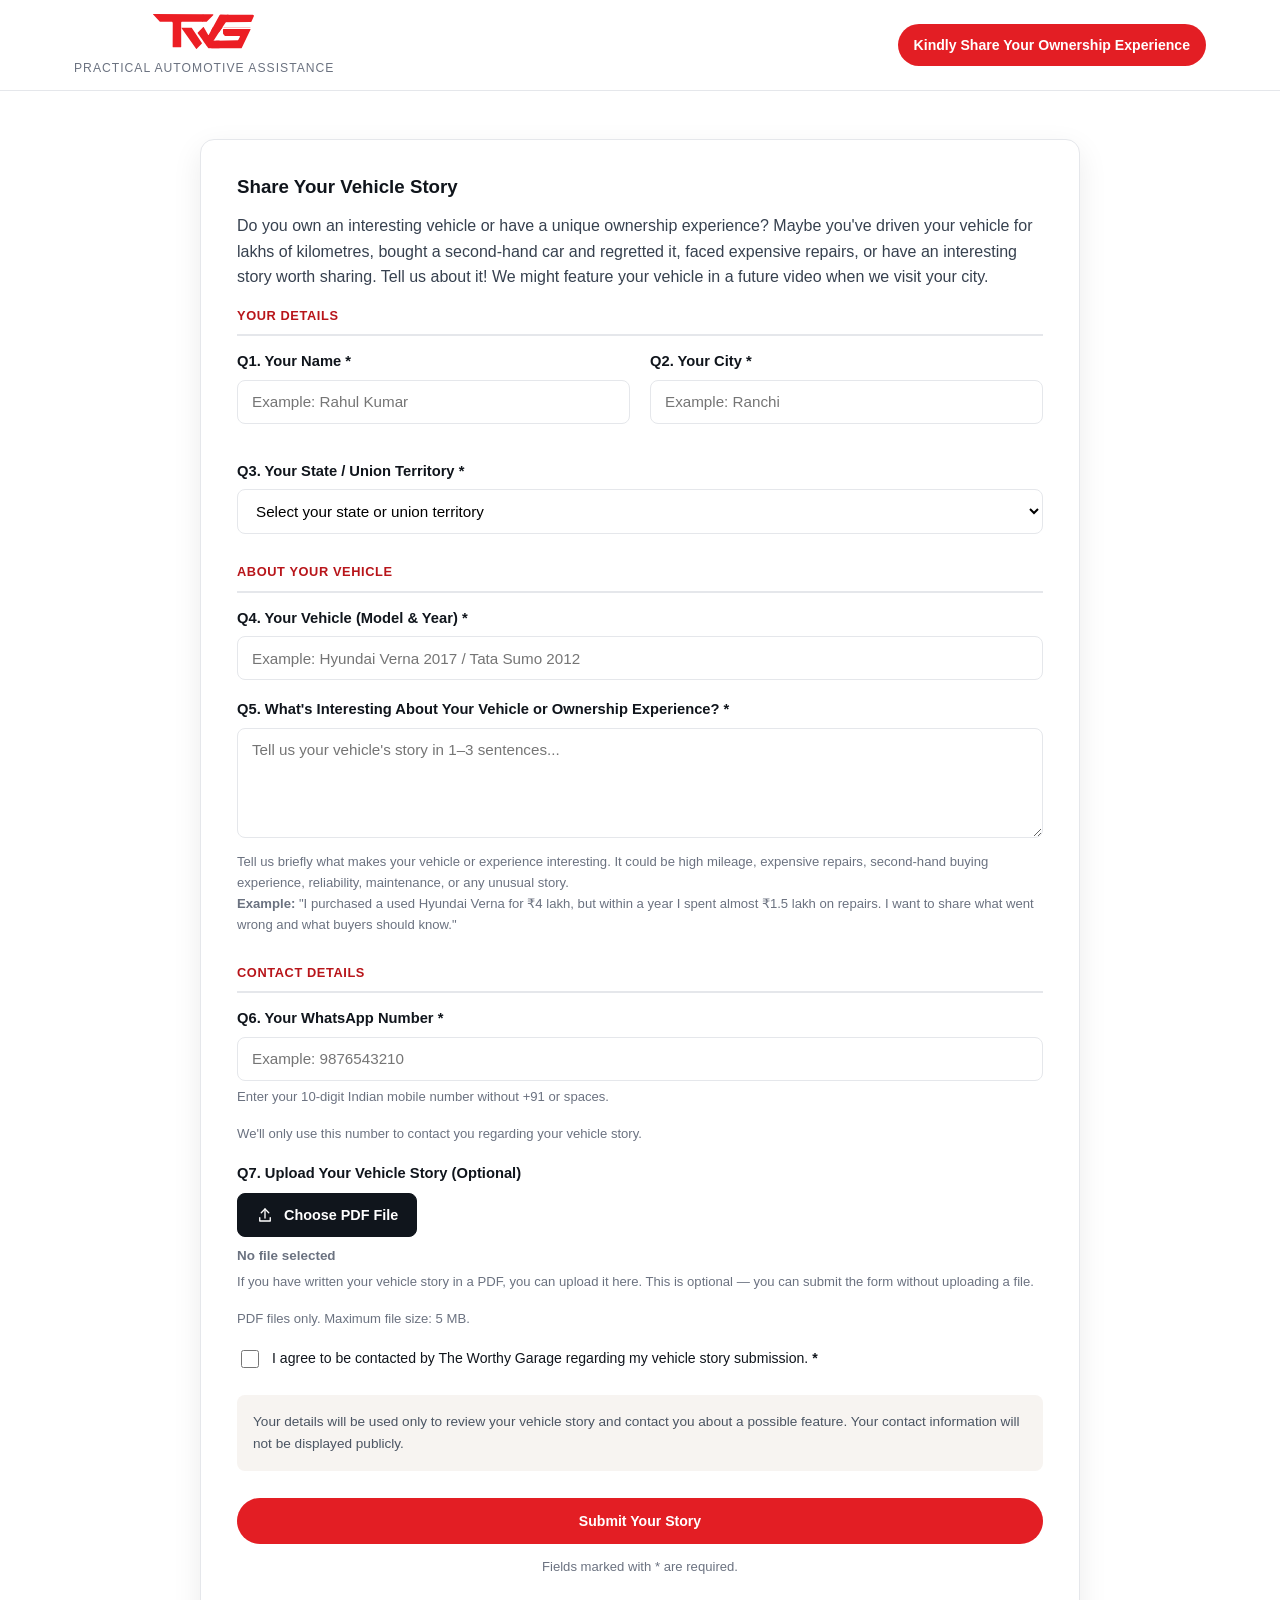
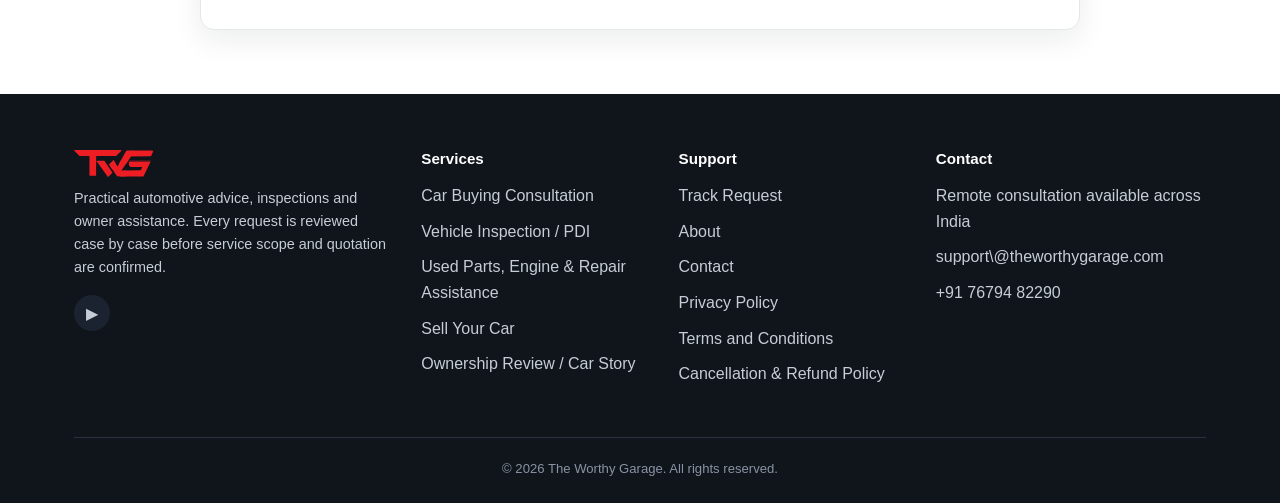
<file: index.html>
<!DOCTYPE html>

<html lang="en">

<head>

    <meta charset="UTF-8">

    <meta name="viewport" content="width=device-width, initial-scale=1.0">

    <meta name="theme-color" content="#10151C">
<!-- favicon -->
 <link rel="apple-touch-icon" sizes="180x180" href="fav/apple-touch-icon.png">
<link rel="icon" type="image/png" sizes="32x32" href="fav/favicon-32x32.png">
<link rel="icon" type="image/png" sizes="16x16" href="fav/favicon-16x16.png">
<link rel="manifest" href="fav/site.webmanifest">
<!-- favicon end -->
    <title>The Worthy Garage | Share Your Ownership Experience</title>

    <link rel="stylesheet" href="style.css">



    <style>

        /* Vehicle Story PDF upload — matched to the existing TWG form theme */

        .form-group .pdf-upload-control {

            margin-top: 4px;

        }



        .form-group .pdf-upload-input {

            position: absolute;

            width: 1px;

            height: 1px;

            padding: 0;

            margin: -1px;

            overflow: hidden;

            clip: rect(0, 0, 0, 0);

            white-space: nowrap;

            clip-path: inset(50%);

            border: 0;

        }



        .form-group .pdf-upload-button {

            display: inline-flex;

            align-items: center;

            justify-content: center;

            gap: 10px;

            min-height: 44px;

            padding: 11px 18px;

            margin: 2px 0 0;

            border: 1.5px solid var(--charcoal);

            border-radius: var(--radius-sm);

            background: var(--charcoal);

            color: var(--white);

            font-family: var(--font);

            font-size: 0.9rem;

            font-weight: 600;

            line-height: 1.3;

            cursor: pointer;

            transition: background .2s ease, border-color .2s ease,

                        box-shadow .2s ease, transform .2s ease;

        }



        .form-group .pdf-upload-button:hover {

            background: var(--red);

            border-color: var(--red);

            box-shadow: 0 5px 14px rgba(227, 30, 36, .16);

            transform: translateY(-1px);

        }



        .form-group .pdf-upload-button:active {

            transform: translateY(0);

        }



        .form-group .pdf-upload-button svg {

            width: 18px;

            height: 18px;

            flex: 0 0 18px;

            fill: none;

            stroke: currentColor;

            stroke-width: 1.8;

            stroke-linecap: round;

            stroke-linejoin: round;

        }



        .form-group .pdf-upload-input:focus-visible + .pdf-upload-button {

            outline: 3px solid rgba(227, 30, 36, .22);

            outline-offset: 3px;

        }



        .form-group .pdf-file-name {

            display: block;

            margin-top: 9px;

            color: var(--grey);

            font-size: .84rem;

            line-height: 1.5;

            overflow-wrap: anywhere;

        }



        .form-group .pdf-file-name.has-file {

            color: #177245;

            font-weight: 600;

        }



        @media (max-width: 700px) {

            .form-group .pdf-upload-button {

                width: 100%;

                justify-content: center;

            }

        }

    </style>



</head>



<body>

    <header class="site-header">

        <div class="container header-inner">

            <a href="" class="logo">

                <img src="TWG_logo.svg" alt="The Worthy Garage" class="logo-img">

                <span>PRACTICAL AUTOMOTIVE ASSISTANCE</span>

            </a>



            <button class="hamburger" type="button" aria-label="Toggle menu" aria-expanded="false">&#9776;</button>

            <nav class="main-nav">

                <ul></ul>

            </nav>

            <a href="" class="btn btn-primary desktop-cta" style="white-space:nowrap;">

                Kindly Share Your Ownership Experience

            </a>

        </div>

    </header>



    <main class="container" style="padding-top:48px; padding-bottom:64px;">

        <div class="form-page-wrap">

            <div class="form-card">

                <h3>Share Your Vehicle Story</h3>



                <p class="desc">

                    Do you own an interesting vehicle or have a unique ownership experience?

                    Maybe you've driven your vehicle for lakhs of kilometres, bought a second-hand

                    car and regretted it, faced expensive repairs, or have an interesting story worth sharing.

                    Tell us about it! We might feature your vehicle in a future video when we visit your city.

                </p>



                <!--

                    FORM BACKEND:

                    The form fields are prepared for Google Apps Script.

                    Connect the form to your deployed Apps Script endpoint when Code.gs is ready.

                    Do not publish with action="#" as a working submission form.

                -->

                <form id="vehicle-story-form" action="#" method="post" accept-charset="UTF-8">

                    <div class="form-section-label">Your details</div>



                    <div class="form-row">

                        <div class="form-group">

                            <label for="name">Q1. Your Name <span aria-hidden="true">*</span></label>

                            <input

                                type="text"

                                id="name"

                                name="name"

                                required

                                maxlength="100"

                                autocomplete="name"

                                placeholder="Example: Rahul Kumar">

                        </div>



                        <div class="form-group">

                            <label for="city">Q2. Your City <span aria-hidden="true">*</span></label>

                            <input

                                type="text"

                                id="city"

                                name="city"

                                required

                                maxlength="100"

                                autocomplete="address-level2"

                                placeholder="Example: Ranchi">

                        </div>

                    </div>



                    <div class="form-group">

                        <label for="state">Q3. Your State / Union Territory <span aria-hidden="true">*</span></label>

                        <select id="state" name="state" required>

                            <option value="" selected disabled>Select your state or union territory</option>

                            <optgroup label="States">

                                <option value="Andhra Pradesh">Andhra Pradesh</option>

                                <option value="Arunachal Pradesh">Arunachal Pradesh</option>

                                <option value="Assam">Assam</option>

                                <option value="Bihar">Bihar</option>

                                <option value="Chhattisgarh">Chhattisgarh</option>

                                <option value="Goa">Goa</option>

                                <option value="Gujarat">Gujarat</option>

                                <option value="Haryana">Haryana</option>

                                <option value="Himachal Pradesh">Himachal Pradesh</option>

                                <option value="Jharkhand">Jharkhand</option>

                                <option value="Karnataka">Karnataka</option>

                                <option value="Kerala">Kerala</option>

                                <option value="Madhya Pradesh">Madhya Pradesh</option>

                                <option value="Maharashtra">Maharashtra</option>

                                <option value="Manipur">Manipur</option>

                                <option value="Meghalaya">Meghalaya</option>

                                <option value="Mizoram">Mizoram</option>

                                <option value="Nagaland">Nagaland</option>

                                <option value="Odisha">Odisha</option>

                                <option value="Punjab">Punjab</option>

                                <option value="Rajasthan">Rajasthan</option>

                                <option value="Sikkim">Sikkim</option>

                                <option value="Tamil Nadu">Tamil Nadu</option>

                                <option value="Telangana">Telangana</option>

                                <option value="Tripura">Tripura</option>

                                <option value="Uttar Pradesh">Uttar Pradesh</option>

                                <option value="Uttarakhand">Uttarakhand</option>

                                <option value="West Bengal">West Bengal</option>

                            </optgroup>

                            <optgroup label="Union Territories">

                                <option value="Andaman and Nicobar Islands">Andaman and Nicobar Islands</option>

                                <option value="Chandigarh">Chandigarh</option>

                                <option value="Dadra and Nagar Haveli and Daman and Diu">Dadra and Nagar Haveli and Daman and Diu</option>

                                <option value="Delhi">Delhi</option>

                                <option value="Jammu and Kashmir">Jammu and Kashmir</option>

                                <option value="Ladakh">Ladakh</option>

                                <option value="Lakshadweep">Lakshadweep</option>

                                <option value="Puducherry">Puducherry</option>

                            </optgroup>

                        </select>

                    </div>



                    <div class="form-section-label">About your vehicle</div>



                    <div class="form-group">

                        <label for="vehicle">Q4. Your Vehicle (Model &amp; Year) <span aria-hidden="true">*</span></label>

                        <input

                            type="text"

                            id="vehicle"

                            name="vehicle"

                            required

                            maxlength="150"

                            placeholder="Example: Hyundai Verna 2017 / Tata Sumo 2012">

                    </div>



                    <div class="form-group">

                        <label for="story">Q5. What's Interesting About Your Vehicle or Ownership Experience? <span aria-hidden="true">*</span></label>

                        <textarea

                            id="story"

                            name="story"

                            required

                            minlength="10"

                            maxlength="1000"

                            rows="4"

                            placeholder="Tell us your vehicle's story in 1–3 sentences..."></textarea>

                        <p class="help-text">

                            Tell us briefly what makes your vehicle or experience interesting. It could be high mileage,

                            expensive repairs, second-hand buying experience, reliability, maintenance, or any unusual story.

                            <br><strong>Example:</strong> "I purchased a used Hyundai Verna for ₹4 lakh, but within a year

                            I spent almost ₹1.5 lakh on repairs. I want to share what went wrong and what buyers should know."

                        </p>

                    </div>



                    <div class="form-section-label">Contact details</div>



                    <div class="form-group">

                        <label for="whatsapp">Q6. Your WhatsApp Number <span aria-hidden="true">*</span></label>

                        <input

                            type="tel"

                            id="whatsapp"

                            name="whatsapp"

                            required

                            inputmode="numeric"

                            autocomplete="tel-national"

                            pattern="[6-9][0-9]{9}"

                            minlength="10"

                            maxlength="10"

                            title="Enter a valid 10-digit Indian mobile number"

                            placeholder="Example: 9876543210">

                        <p class="help-text">Enter your 10-digit Indian mobile number without +91 or spaces.</p>

                        <p class="help-text">We'll only use this number to contact you regarding your vehicle story.</p>

                    </div>



                    <div class="form-group">

                        <label for="storyPdf">Q7. Upload Your Vehicle Story (Optional)</label>



                        <div class="pdf-upload-control">

                            <input

                                type="file"

                                id="storyPdf"

                                name="storyPdf"

                                class="pdf-upload-input"

                                accept=".pdf,application/pdf"

                                data-max-size="5242880"

                                aria-describedby="pdfUploadHelp pdfFileName">



                            <label for="storyPdf" class="pdf-upload-button">

                                <svg viewBox="0 0 24 24" aria-hidden="true">

                                    <path d="M12 16V4"></path>

                                    <path d="m7 9 5-5 5 5"></path>

                                    <path d="M5 15.5V20h14v-4.5"></path>

                                </svg>

                                Choose PDF File

                            </label>



                            <span id="pdfFileName" class="pdf-file-name" aria-live="polite">

                                No file selected

                            </span>

                        </div>



                        <p class="help-text" id="pdfUploadHelp">

                            If you have written your vehicle story in a PDF, you can upload it here.

                            This is optional — you can submit the form without uploading a file.

                        </p>

                        <p class="help-text">PDF files only. Maximum file size: 5 MB.</p>

                    </div>



                    <div class="consent-block">

                        <label for="consent">

                            <input type="checkbox" id="consent" name="consent" value="Yes" required>

                            <span>I agree to be contacted by The Worthy Garage regarding my vehicle story submission. <strong>*</strong></span>

                        </label>

                    </div>



                    <div class="privacy-note">

                        Your details will be used only to review your vehicle story and contact you about a possible

                        feature. Your contact information will not be displayed publicly.

                    </div>



                    <div id="form-message" class="help-text" role="status" aria-live="polite"></div>



                    <button type="submit" class="btn btn-primary btn-block" id="submit-button" style="margin-top:22px; padding:13px 20px;">

                        Submit Your Story

                    </button>

                    <p class="help-text" style="text-align:center; margin-top:12px;">Fields marked with * are required.</p>

                </form>

            </div>

        </div>

    </main>



    <footer class="site-footer">

        <div class="container">

            <div class="footer-grid">

                <div>

                    <img src="TWG_logo.svg" alt="The Worthy Garage" height="auto" width="80">

                    <p style="color:#C7CDD6; font-size:0.9rem; margin-top:10px;">

                        Practical automotive advice, inspections and owner assistance. Every request is reviewed case by

                        case before service scope and quotation are confirmed.

                    </p>

                    <div class="social-icons">

                        <a href="https\://youtube.com/@theworthygarage" target="\_blank" rel="noopener"

                            aria-label="YouTube">▶</a>

                    </div>

                </div>



                <div>

                    <h4>Services</h4>

                    <ul>

                        <li><a href="#">Car Buying Consultation</a></li>

                        <li><a href="#">Vehicle Inspection / PDI</a></li>

                        <li><a href="#">Used Parts, Engine &amp; Repair Assistance</a></li>

                        <li><a href="#">Sell Your Car</a></li>

                        <li><a href="#">Ownership Review / Car Story</a></li>

                    </ul>

                </div>



                <div>

                    <h4>Support</h4>

                    <ul>

                        <li><a href="#">Track Request</a></li>

                        <li><a href="#">About</a></li>

                        <li><a href="#">Contact</a></li>

                        <li><a href="privacy-policy.html">Privacy Policy</a></li>

                        <li><a href="#">Terms and Conditions</a></li>

                        <li><a href="#">Cancellation &amp; Refund Policy</a></li>

                    </ul>

                </div>



                <div>

                    <h4>Contact</h4>

                    <ul>

                        <li>Remote consultation available across India</li>

                        <li>support\@theworthygarage.com</li>

                        <li>+91 76794 82290</li>

                    </ul>

                </div>

            </div>



            <div class="footer-bottom">

                &copy; 2026 The Worthy Garage. All rights reserved.

            </div>

        </div>

    </footer>




    <!-- TWG submission confirmation popup -->
    <div
        class="twg-modal"
        id="twg-confirm-modal"
        aria-hidden="true"
        role="dialog"
        aria-modal="true"
        aria-labelledby="twg-confirm-title"
        aria-describedby="twg-confirm-message">
        <div class="twg-modal__backdrop" data-modal-close></div>
        <div class="twg-modal__dialog" role="document">
            <div class="twg-modal__icon" aria-hidden="true">
                <svg viewBox="0 0 24 24">
                    <path d="m5 12.5 4.5 4.5L19 7"></path>
                </svg>
            </div>
            <h2 id="twg-confirm-title">Request received!</h2>
            <p id="twg-confirm-message">
                Your request has been sent to TWG family. Our team will contact you shortly.
            </p>
            <button type="button" class="btn btn-primary twg-modal__ok" id="twg-confirm-ok">
                OK
            </button>
        </div>
    </div>

    <script src="script.js"></script>



    <script>

        (function () {

            const pdfInput = document.getElementById('storyPdf');

            const pdfFileName = document.getElementById('pdfFileName');



            if (!pdfInput || !pdfFileName) return;



            pdfInput.addEventListener('change', function () {

                const file = this.files && this.files[0];



                if (!file) {

                    pdfFileName.textContent = 'No file selected';

                    pdfFileName.classList.remove('has-file');

                    return;

                }



                pdfFileName.textContent = file.name;

                pdfFileName.classList.add('has-file');

            });

        })();

    </script>



</body>

</html>
</file>
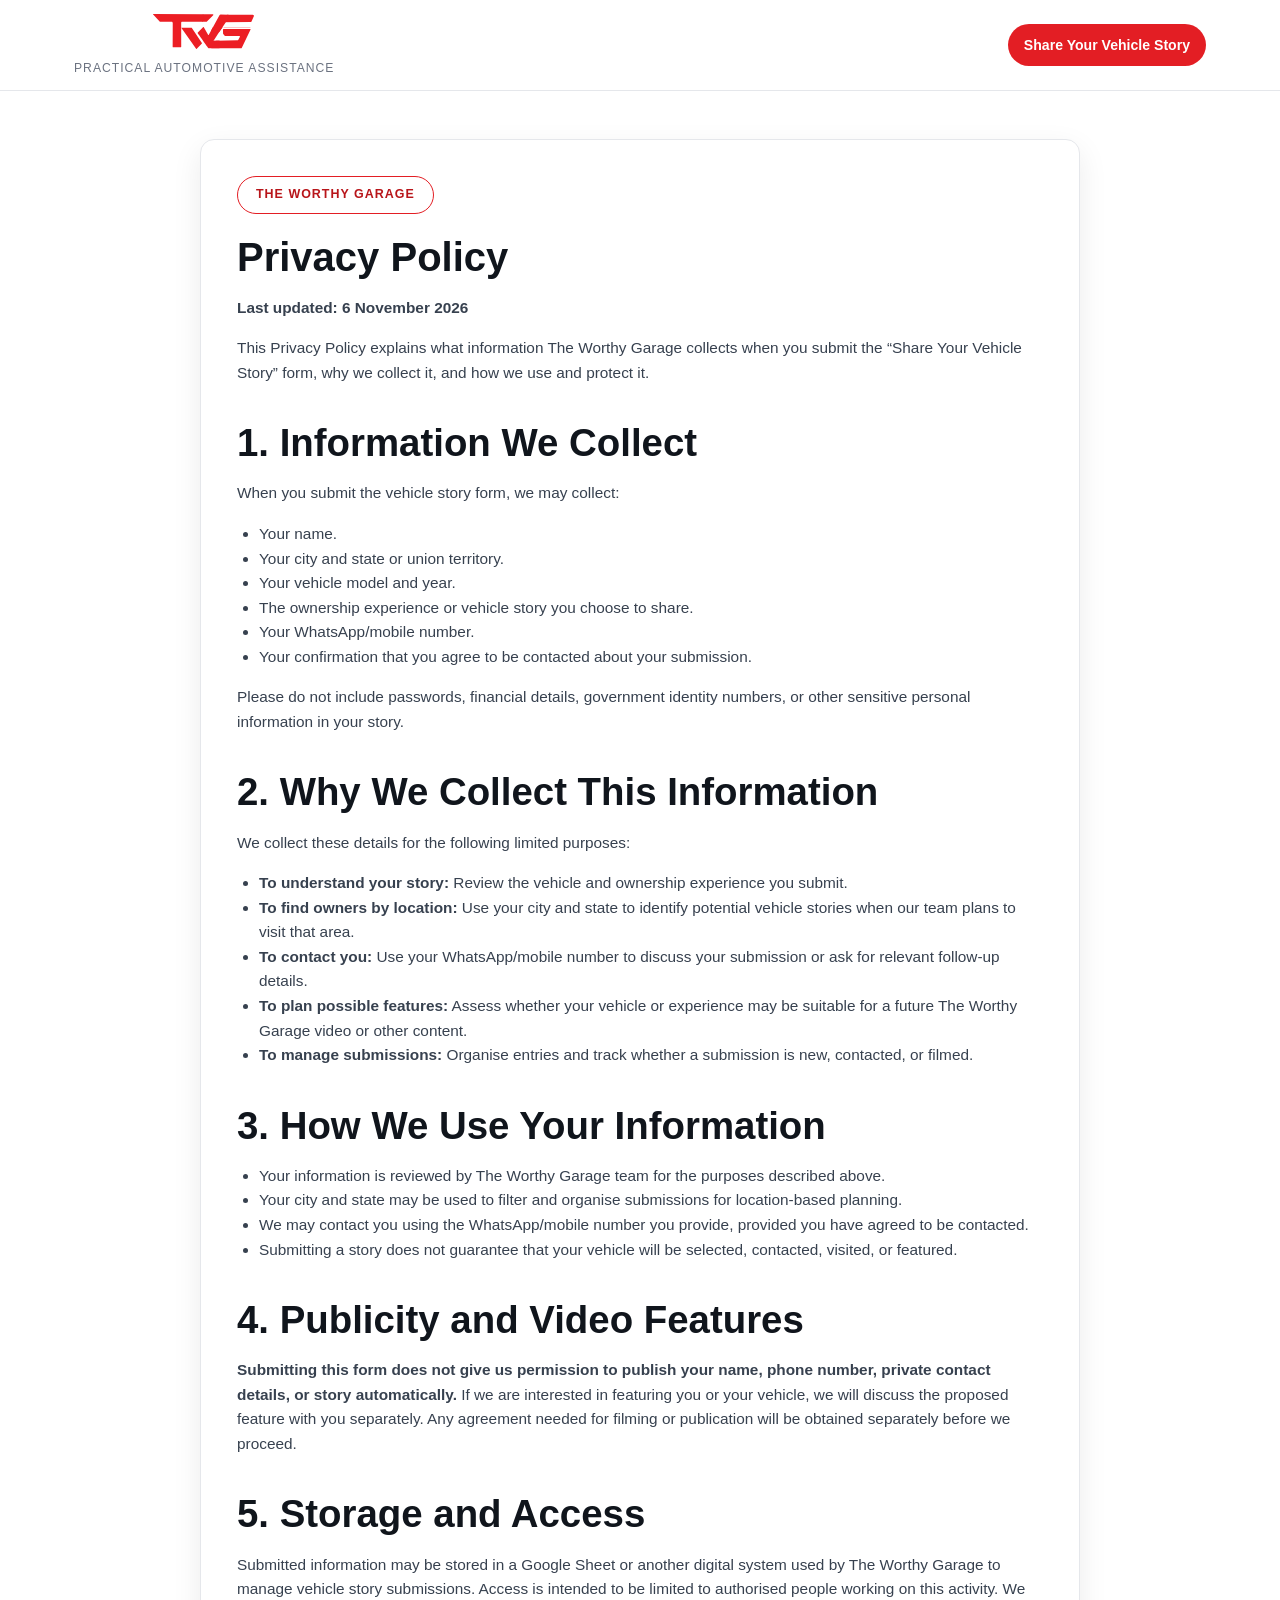
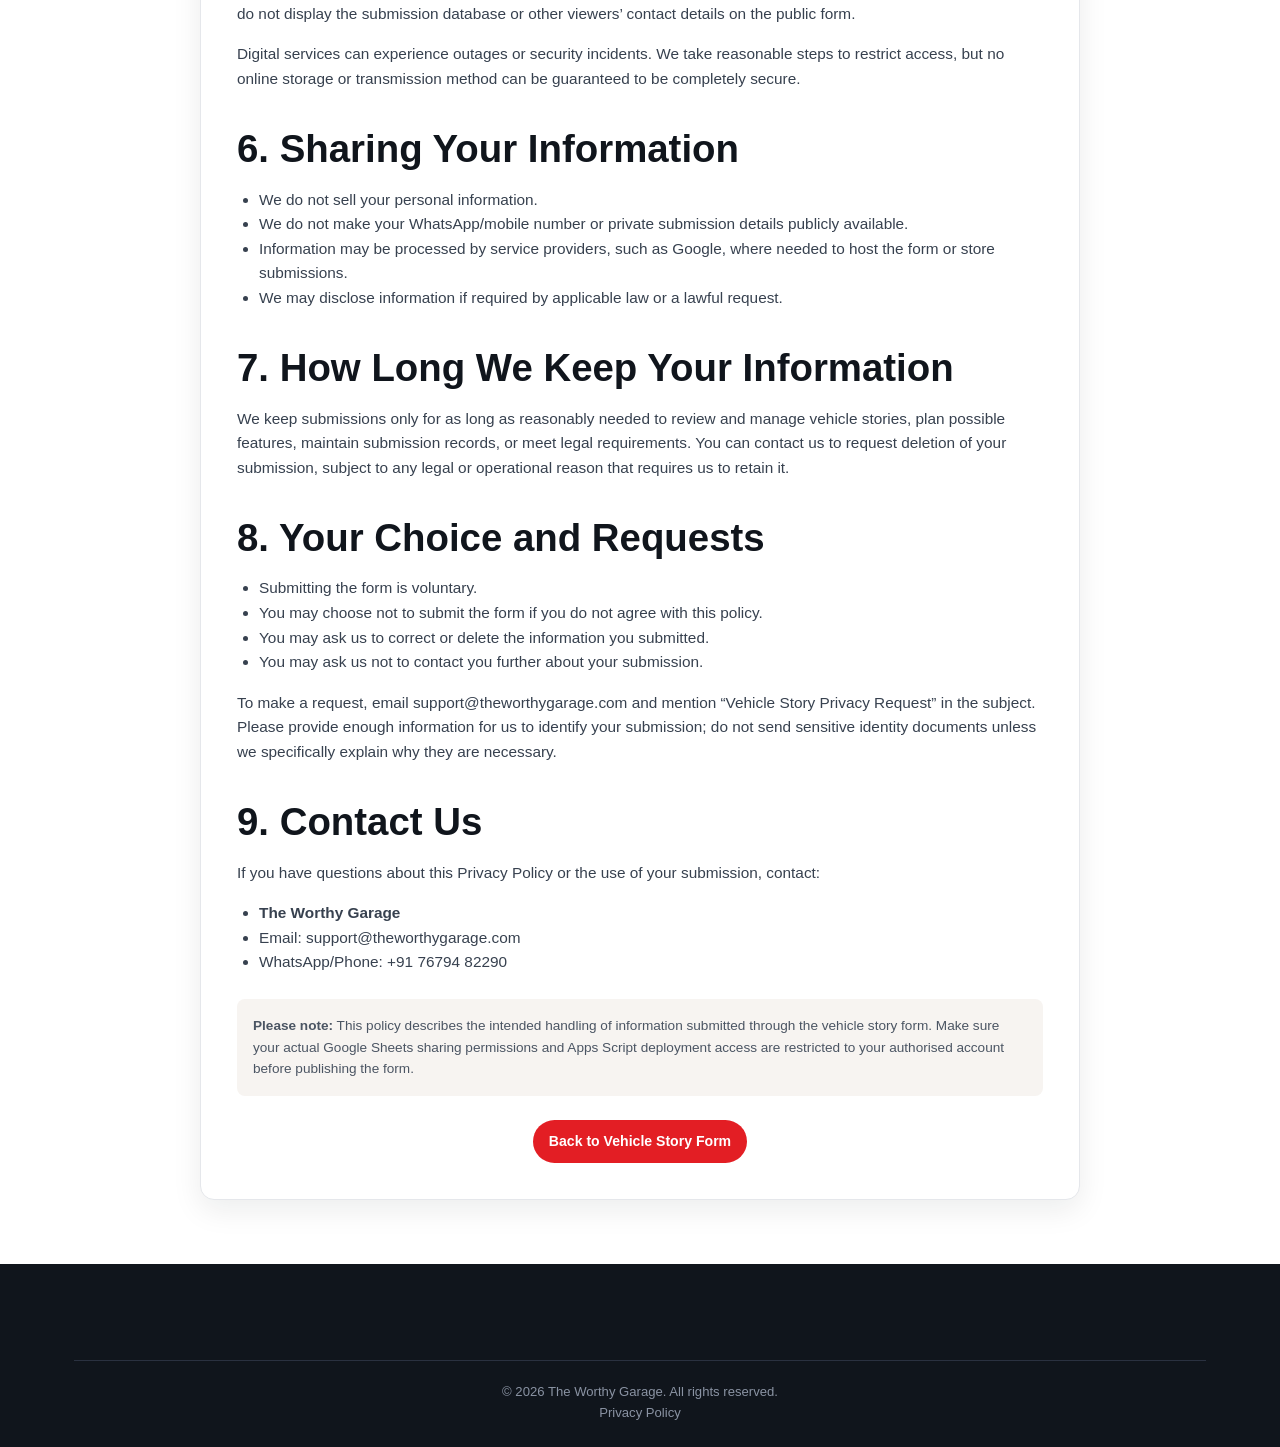
<file: privacy-policy.html>
<!DOCTYPE html>
<html lang="en">
<head>
    <meta charset="UTF-8">
    <meta name="viewport" content="width=device-width, initial-scale=1.0">
    <meta name="theme-color" content="#10151C">
    <title>Privacy Policy | The Worthy Garage</title>
    <link rel="stylesheet" href="style.css">
</head>
<body>
    <header class="site-header">
        <div class="container header-inner">
            <a href="/newGarage/twg/index.php" class="logo">
                <img src="TWG_logo.svg" alt="The Worthy Garage" class="logo-img">
                <span>PRACTICAL AUTOMOTIVE ASSISTANCE</span>
            </a>
            <a href="index.html" class="btn btn-primary desktop-cta">
                Share Your Vehicle Story
            </a>
        </div>
    </header>

    <main class="container" style="padding-top:48px; padding-bottom:64px;">
        <article class="form-page-wrap">
            <div class="form-card legal-page">
                <span class="eyebrow">THE WORTHY GARAGE</span>
                <h1 style="font-size:clamp(1.8rem,4vw,2.5rem);">Privacy Policy</h1>
                <p><strong>Last updated: 6 November 2026</strong></p>

                <p>
                    This Privacy Policy explains what information The Worthy Garage collects when you submit
                    the “Share Your Vehicle Story” form, why we collect it, and how we use and protect it.
                </p>

                <h2>1. Information We Collect</h2>
                <p>When you submit the vehicle story form, we may collect:</p>
                <ul>
                    <li>Your name.</li>
                    <li>Your city and state or union territory.</li>
                    <li>Your vehicle model and year.</li>
                    <li>The ownership experience or vehicle story you choose to share.</li>
                    <li>Your WhatsApp/mobile number.</li>
                    <li>Your confirmation that you agree to be contacted about your submission.</li>
                </ul>
                <p>
                    Please do not include passwords, financial details, government identity numbers,
                    or other sensitive personal information in your story.
                </p>

                <h2>2. Why We Collect This Information</h2>
                <p>We collect these details for the following limited purposes:</p>
                <ul>
                    <li><strong>To understand your story:</strong> Review the vehicle and ownership experience you submit.</li>
                    <li><strong>To find owners by location:</strong> Use your city and state to identify potential vehicle stories when our team plans to visit that area.</li>
                    <li><strong>To contact you:</strong> Use your WhatsApp/mobile number to discuss your submission or ask for relevant follow-up details.</li>
                    <li><strong>To plan possible features:</strong> Assess whether your vehicle or experience may be suitable for a future The Worthy Garage video or other content.</li>
                    <li><strong>To manage submissions:</strong> Organise entries and track whether a submission is new, contacted, or filmed.</li>
                </ul>

                <h2>3. How We Use Your Information</h2>
                <ul>
                    <li>Your information is reviewed by The Worthy Garage team for the purposes described above.</li>
                    <li>Your city and state may be used to filter and organise submissions for location-based planning.</li>
                    <li>We may contact you using the WhatsApp/mobile number you provide, provided you have agreed to be contacted.</li>
                    <li>Submitting a story does not guarantee that your vehicle will be selected, contacted, visited, or featured.</li>
                </ul>

                <h2>4. Publicity and Video Features</h2>
                <p>
                    <strong>Submitting this form does not give us permission to publish your name, phone number,
                    private contact details, or story automatically.</strong> If we are interested in featuring
                    you or your vehicle, we will discuss the proposed feature with you separately. Any agreement
                    needed for filming or publication will be obtained separately before we proceed.
                </p>

                <h2>5. Storage and Access</h2>
                <p>
                    Submitted information may be stored in a Google Sheet or another digital system used by
                    The Worthy Garage to manage vehicle story submissions. Access is intended to be limited
                    to authorised people working on this activity. We do not display the submission database
                    or other viewers’ contact details on the public form.
                </p>
                <p>
                    Digital services can experience outages or security incidents. We take reasonable steps
                    to restrict access, but no online storage or transmission method can be guaranteed to be
                    completely secure.
                </p>

                <h2>6. Sharing Your Information</h2>
                <ul>
                    <li>We do not sell your personal information.</li>
                    <li>We do not make your WhatsApp/mobile number or private submission details publicly available.</li>
                    <li>Information may be processed by service providers, such as Google, where needed to host the form or store submissions.</li>
                    <li>We may disclose information if required by applicable law or a lawful request.</li>
                </ul>

                <h2>7. How Long We Keep Your Information</h2>
                <p>
                    We keep submissions only for as long as reasonably needed to review and manage vehicle
                    stories, plan possible features, maintain submission records, or meet legal requirements.
                    You can contact us to request deletion of your submission, subject to any legal or
                    operational reason that requires us to retain it.
                </p>

                <h2>8. Your Choice and Requests</h2>
                <ul>
                    <li>Submitting the form is voluntary.</li>
                    <li>You may choose not to submit the form if you do not agree with this policy.</li>
                    <li>You may ask us to correct or delete the information you submitted.</li>
                    <li>You may ask us not to contact you further about your submission.</li>
                </ul>
                <p>
                    To make a request, email
                    <a href="mailto:support@theworthygarage.com">support@theworthygarage.com</a>
                    and mention “Vehicle Story Privacy Request” in the subject. Please provide enough
                    information for us to identify your submission; do not send sensitive identity documents
                    unless we specifically explain why they are necessary.
                </p>

                <h2>9. Contact Us</h2>
                <p>If you have questions about this Privacy Policy or the use of your submission, contact:</p>
                <ul>
                    <li><strong>The Worthy Garage</strong></li>
                    <li>Email: <a href="mailto:support@theworthygarage.com">support@theworthygarage.com</a></li>
                    <li>WhatsApp/Phone: +91 76794 82290</li>
                </ul>

                <div class="privacy-note">
                    <strong>Please note:</strong> This policy describes the intended handling of information
                    submitted through the vehicle story form. Make sure your actual Google Sheets sharing
                    permissions and Apps Script deployment access are restricted to your authorised account
                    before publishing the form.
                </div>

                <div class="confirmation-actions">
                    <a href="index.html" class="btn btn-primary">Back to Vehicle Story Form</a>
                </div>
            </div>
        </article>
    </main>

    <footer class="site-footer">
        <div class="container">
            <div class="footer-bottom">
                &copy; 2026 The Worthy Garage. All rights reserved.
                <br><a href="privacy-policy.html">Privacy Policy</a>
            </div>
        </div>
    </footer>
</body>
</html>
</file>
<file: style.css>
/* =========================================================

   THE WORTHY GARAGE â€” MAIN STYLESHEET

   Palette: Red #E31E24 | Charcoal #10151C | Off-white #F7F4F1

   ========================================================= */



:root{

  --red: #E31E24;

  --red-dark: #B8151A;

  --charcoal: #10151C;

  --charcoal-soft: #1B2230;

  --offwhite: #F7F4F1;

  --grey: #6B7280;

  --grey-light: #E5E7EB;

  --white: #FFFFFF;

  --radius: 14px;

  --radius-sm: 8px;

  --shadow: 0 10px 30px rgba(16,21,28,0.08);

  --max-width: 1180px;

  --font: 'Poppins', 'Segoe UI', Arial, sans-serif;

}



*{box-sizing:border-box;}

html{scroll-behavior:smooth; overflow-x:clip;}

body{

  margin:0; font-family:var(--font); color:var(--charcoal);

  background:var(--white); line-height:1.6; -webkit-font-smoothing:antialiased; overflow-x:clip;

}

a{text-decoration:none; color:inherit;}

img{max-width:100%; display:block;}

ul{list-style:none; margin:0; padding:0;}

.container{width:100%; max-width:var(--max-width); margin:0 auto; padding:0 24px;}

section{padding:64px 0;}



h1,h2,h3,h4{font-weight:800; line-height:1.15; margin:0 0 16px;}

h1{font-size:clamp(2.2rem,5vw,3.4rem);}

h2{font-size:clamp(1.6rem,3.5vw,2.4rem);}

p{margin:0 0 16px; color:#37414F;}



/* ---------- Buttons ---------- */

.btn{

  display:inline-flex; align-items:center; justify-content:center; gap:8px;

  padding:8px 14px; border-radius:999px; font-weight:700; font-size:0.88rem;

  border:2px solid transparent; cursor:pointer; transition:all .2s ease; min-height:34px;

}

.btn-primary{background:var(--red); color:var(--white);}

.btn-primary:hover{background:var(--red-dark);}

.btn-dark{background:var(--charcoal); color:var(--white);}

.btn-dark:hover{background:var(--charcoal-soft);}

.btn-outline{background:transparent; color:var(--charcoal); border-color:var(--grey-light);}

.btn-outline:hover{border-color:var(--charcoal);}

.btn-block{width:100%;}



/* ---------- Top strip ---------- */

.top-strip{

  background:var(--charcoal); color:var(--white); text-align:center;

  font-size:0.85rem; padding:8px 16px;

}



/* ---------- Header ---------- */

header.site-header{

  border-bottom:1px solid var(--grey-light); background:var(--white);

  position:sticky; top:0; z-index:50;

}

.header-inner{

  display:flex; align-items:center; justify-content:space-between;

  padding:14px 24px; gap:20px;

}

.logo{

  display:flex; align-items:center; gap:12px;

  white-space:nowrap;

  flex-direction:column; flex-wrap:nowrap; justify-content:flex-start;

}

.logo-img{

  max-height:35px;

  width:auto;

  display:block;

}

.logo span{

  font-size:0.76rem; letter-spacing:1px; color:var(--grey); font-weight:500; line-height:1.2;

}

@media (max-width: 960px) {

  .logo-img{max-height:38px;}

  .logo span{font-size:0.72rem;}

}

@media (max-width: 700px) {

  .header-inner{padding:12px 18px;}

  .logo{

    gap:10px;

  }

  .logo-img{max-height:34px;}

  .logo span{

    font-size:0.72rem;

  }

}

@media (max-width: 560px) {

  .logo{

    gap:8px;

    flex-wrap:wrap;

  }

  .logo-img{max-height:32px;}

  .logo span{

    font-size:0.68rem;

  }

}

nav.main-nav ul{display:flex; gap:28px; align-items:center;}

nav.main-nav a{font-weight:600; color:var(--charcoal);}

nav.main-nav a:hover,

nav.main-nav a.is-active{color:var(--red);}

.dropdown{position:relative; display:flex; align-items:center; gap:6px;}

.dropdown > button,

.dropdown > .dropdown-toggle,

.dropdown > .dropdown-label{

  display:inline-flex; align-items:center; justify-content:center; gap:4px;

  border:none; background:none; color:inherit; font:inherit; cursor:pointer; padding:4px 8px; border-radius:6px;

}

.dropdown > .dropdown-label:hover,

.dropdown > .dropdown-label:focus,

.dropdown > button:focus,

.dropdown > .dropdown-toggle:hover,

.dropdown > .dropdown-toggle:focus{

  background:rgba(227,30,36,0.08);

}

.dropdown-toggle{

  border:none; background:none; color:inherit; font-size:0.95rem; cursor:pointer;

  padding:4px 6px; border-radius:6px; transition: background .2s ease;

}

.dropdown-toggle:hover,

.dropdown-toggle:focus{

  background:rgba(227,30,36,0.08);

}

.dropdown:hover .dropdown-toggle,

.dropdown:focus-within .dropdown-toggle,

.dropdown.is-active .dropdown-toggle{color:var(--red);}

.dropdown-menu{

  position:absolute; top:100%; left:0; background:var(--white); box-shadow:var(--shadow);

  border-radius:var(--radius-sm); padding:8px; min-width:260px; z-index:60;

  opacity:0; visibility:hidden; transform-origin:top left; transform:translateY(-6px);

  transition:opacity .14s ease, transform .14s ease, visibility .14s ease;

  pointer-events:none;

}

.dropdown:hover .dropdown-menu,

.dropdown.open .dropdown-menu{

  opacity:1; visibility:visible; transform:translateY(0); pointer-events:auto;

}

.dropdown.dropdown-closed .dropdown-menu{

  opacity:0; visibility:hidden; transform:translateY(-6px); pointer-events:none;

}

.dropdown-menu a{display:block; padding:10px 14px; border-radius:6px; font-weight:500;}

.dropdown-menu a:hover{background:var(--offwhite); color:var(--red);}

.hamburger{display:none; background:none; border:none; font-size:1.6rem; cursor:pointer;}



/* ---------- Hero ---------- */

.hero{padding:70px 0;}

.hero-grid{display:grid; grid-template-columns:minmax(0,1.1fr) minmax(0,.9fr); gap:48px; align-items:center;}

.eyebrow{

  display:inline-block; border:1px solid var(--red); color:var(--red-dark);

  font-weight:700; font-size:0.78rem; letter-spacing:1px; padding:8px 18px;

  border-radius:999px; margin-bottom:20px; text-transform:uppercase;

}

.hero-metrics{display:flex; gap:28px; margin-top:28px; flex-wrap:wrap;}

.hero-metrics div{font-weight:700; font-size:0.95rem; color:var(--charcoal);}

.hero-actions{display:flex; gap:16px; margin-top:28px; flex-wrap:wrap;}

.hero-visual{

  background:linear-gradient(135deg,#FCE9E9,#F7F4F1); border-radius:24px; position:relative;

  min-width:0; width:100%; display:flex; align-items:center; justify-content:center; overflow:hidden;

}

.hero-visual img{width:100%; height:auto; border-radius:16px; object-fit:contain; box-shadow:var(--shadow);}



/* ---------- Service cards ---------- */

.grid-cards{display:grid; grid-template-columns:repeat(3,1fr); gap:24px; margin-top:36px;}

.card{

  background:var(--white); border:1px solid var(--grey-light); border-radius:var(--radius);

  padding:28px; box-shadow:var(--shadow); display:flex; flex-direction:column; height:100%;

}

.badge{

  align-self:flex-start; font-size:0.72rem; font-weight:800; padding:5px 12px; border-radius:999px;

  margin-bottom:14px; text-transform:uppercase; letter-spacing:0.5px;

}

.badge-paid{background:#FDECEC; color:var(--red-dark);}

.badge-free{background:#E7F6EC; color:#177245;}

.card h3{font-size:1.2rem; margin-bottom:10px;}

.card p{flex-grow:1; font-size:0.95rem;}

.card .btn{margin-top:16px; align-self:flex-start;}



/* ---------- Sections tinted ---------- */

.section-tint{background:var(--offwhite);}

.section-dark{background:var(--charcoal); color:var(--white);}

.section-dark h2, .section-dark h3{color:var(--white);}

.section-dark p{color:#C7CDD6;}

.section-head{text-align:center; max-width:700px; margin:0 auto 40px;}



/* ---------- Steps ---------- */

.steps{display:grid; grid-template-columns:repeat(4,1fr); gap:20px; margin-top:32px;}

.step{background:var(--white); border-radius:var(--radius); padding:22px; box-shadow:var(--shadow);}

.step-num{

  width:24px; height:24px; border-radius:50%; background:var(--red); color:#fff;

  display:flex; align-items:center; justify-content:center; font-weight:800; margin-bottom:10px;

}

.disclaimer-box{

  background:#FFF7E6; border:1px solid #F5D889; color:#7A5A00; padding:14px 18px;

  border-radius:var(--radius-sm); font-size:0.88rem; margin-top:24px;

}



/* ---------- Why us ---------- */

.why-grid{display:grid; grid-template-columns:repeat(2,1fr); gap:24px; margin-top:32px;}

.why-item{display:flex; gap:16px; align-items:flex-start;}

.why-item .icon{

  width:44px; height:44px; border-radius:12px; background:var(--red); color:#fff;

  display:flex; align-items:center; justify-content:center; font-weight:800; flex-shrink:0;

}



/* ---------- Video cards ---------- */

.video-grid{display:grid; grid-template-columns:repeat(3,1fr); gap:24px; margin-top:32px;}

.video-card{background:var(--white); border-radius:var(--radius); overflow:hidden; box-shadow:var(--shadow); color:var(--charcoal); cursor:pointer; transition:transform .18s ease, box-shadow .18s ease;}

.video-card:hover{transform:translateY(-3px); box-shadow:0 24px 48px rgba(0,0,0,.08);}

.video-card img{width:100%; aspect-ratio:16/9; object-fit:cover;}

.video-card .video-body{padding:16px;}

.video-card h4{font-size:1rem; margin-bottom:6px;}

.video-card .meta{font-size:0.8rem; color:var(--grey); display:flex; align-items:center; justify-content:space-between; gap:12px;}

.video-card .watch-youtube-link{color:var(--red); text-decoration:underline;}

.video-player-box{background:var(--white); border-radius:var(--radius); padding:24px; margin-bottom:30px; box-shadow:var(--shadow); border:1px solid rgba(0,0,0,.05);}

.video-player-top{display:flex; align-items:center; justify-content:space-between; gap:16px; flex-wrap:wrap; margin-bottom:18px;}

.video-player-top h2{margin:0; font-size:1.18rem;}

.video-player-frame{position:relative; width:100%; aspect-ratio:16/9; background:#000; border-radius:var(--radius); overflow:hidden;}

.video-player-frame iframe{width:100%; height:100%; border:0;}

.video-player-placeholder{color:var(--grey); display:flex; align-items:center; justify-content:center; height:100%; text-align:center; padding:24px; font-size:1rem;}

.hidden{display:none !important;}



/* ---------- Forms ---------- */

.form-page-wrap{max-width:880px; margin:0 auto;}

.form-card{

  background:var(--white); border:1px solid var(--grey-light); border-radius:var(--radius);

  padding:36px; box-shadow:var(--shadow);

}

.form-section-label{

  font-weight:800; color:var(--red-dark); text-transform:uppercase; font-size:0.8rem;

  letter-spacing:0.6px; margin:28px 0 14px; padding-bottom:8px; border-bottom:2px solid var(--grey-light);

}

.form-section-label:first-child{margin-top:0;}

.form-row{display:grid; grid-template-columns:1fr 1fr; gap:20px; margin-bottom:18px;}

.form-group{margin-bottom:18px;}

.form-group label{display:block; font-weight:600; margin-bottom:6px; font-size:0.92rem;}

.form-group .optional-tag{color:var(--grey); font-weight:400; font-size:0.82rem;}

.form-group input[type=text],

.form-group input:not([type]),

.form-group input[type=email],

.form-group input[type=tel],

.form-group input[type=number],

.form-group input[type=date],

.form-group input[type=url],

.form-group select,

.form-group textarea{

  width:100%; padding:12px 14px; border:1.5px solid var(--grey-light); border-radius:var(--radius-sm);

  font-family:var(--font); font-size:0.95rem; min-height:44px; background:var(--white);

}

.form-group textarea{min-height:110px; resize:vertical;}

.form-group input:focus, .form-group select:focus, .form-group textarea:focus{

  outline:none; border-color:var(--red);

}

.help-text{font-size:0.82rem; color:var(--grey); margin-top:5px;}

.field-error{color:var(--red-dark); font-size:0.82rem; margin-top:5px; font-weight:600;}

.radio-group, .checkbox-group{display:flex; flex-wrap:wrap; gap:14px;}

.radio-group label, .checkbox-group label{

  display:flex; align-items:center; gap:8px; font-weight:500; font-size:0.9rem;

  border:1.5px solid var(--grey-light); padding:9px 14px; border-radius:999px; cursor:pointer;

}

.privacy-note{background:var(--offwhite); border-radius:var(--radius-sm); padding:16px; font-size:0.85rem; color:#4B5563; margin-top:24px;}

.privacy-note a{color:var(--red-dark); font-weight:700;}

.consent-block{margin-top:16px;}

.consent-block label{display:flex; gap:10px; align-items:flex-start; font-size:0.88rem; margin-bottom:10px;}

.consent-block input[type=checkbox]{margin-top:3px; width:18px; height:18px; flex-shrink:0;}

.error-summary{

  background:#FDECEC; border:1px solid #F5A9A9; border-radius:var(--radius-sm); padding:18px;

  margin-bottom:24px;

}

.error-summary h4{color:var(--red-dark); margin-bottom:8px;}

.error-summary ul{list-style:disc; padding-left:20px;}

.error-summary a{color:var(--red-dark); font-weight:700;}

.conditional-fields{border-left:3px solid var(--red); padding-left:18px; margin:10px 0 18px; display:none;}

.conditional-fields.active{display:block;}



/* ---------- Confirmation page ---------- */

.confirmation-box{

  text-align:center; max-width:640px; margin:60px auto; background:var(--white);

  border:1px solid var(--grey-light); border-radius:var(--radius); padding:48px 32px; box-shadow:var(--shadow);

}

.confirmation-box .icon{

  width:70px; height:70px; border-radius:50%; background:#E7F6EC; color:#177245;

  display:flex; align-items:center; justify-content:center; font-size:2rem; margin:0 auto 20px;

}

.ref-box{

  background:var(--charcoal); color:#fff; font-weight:800; font-size:1.3rem; letter-spacing:1px;

  padding:16px; border-radius:var(--radius-sm); margin:20px 0; word-break:break-all;

}

.confirmation-actions{display:flex; flex-wrap:wrap; gap:12px; justify-content:center; margin-top:24px;}

.security-note{background:#FFF7E6; border:1px solid #F5D889; color:#7A5A00; padding:14px; border-radius:var(--radius-sm); font-size:0.85rem; margin-top:20px; text-align:left;}



/* ---------- Track request ---------- */

.track-card{max-width:560px; margin:0 auto; background:var(--white); border:1px solid var(--grey-light); border-radius:var(--radius); padding:36px; box-shadow:var(--shadow); text-align:center;}

.track-result{max-width:640px; margin:32px auto 0; background:var(--white); border:1px solid var(--grey-light); border-radius:var(--radius); padding:32px; box-shadow:var(--shadow);}

.status-pill{display:inline-block; padding:6px 16px; border-radius:999px; font-weight:700; font-size:0.85rem; background:#FDECEC; color:var(--red-dark);}

.track-row{display:flex; justify-content:space-between; padding:10px 0; border-bottom:1px solid var(--grey-light); font-size:0.92rem;}

.track-row:last-child{border-bottom:none;}

.track-row span:first-child{color:var(--grey); font-weight:600;}



/* ---------- Footer ---------- */

footer.site-footer{background:var(--charcoal); color:#C7CDD6; padding:56px 0 24px;}

.footer-grid{display:grid; grid-template-columns:1.4fr 1fr 1fr 1.2fr; gap:32px;}

.footer-grid h4{color:#fff; font-size:0.95rem; margin-bottom:16px;}

.footer-grid ul li{margin-bottom:10px;}

.footer-grid a:hover{color:var(--red);}

.footer-bottom{border-top:1px solid #2A3140; margin-top:40px; padding-top:20px; text-align:center; font-size:0.82rem; color:#8A93A3;}

.social-icons{display:flex; gap:14px; margin-top:14px;}

.social-icons a{width:36px; height:36px; border-radius:50%; background:#1B2230; display:flex; align-items:center; justify-content:center;}



/* ---------- Misc ---------- */

.legal-page{max-width:900px; margin:0 auto;}

.legal-page h2{margin-top:36px;}

.legal-page p, .legal-page li{color:#37414F; font-size:0.96rem;}

.legal-page ul{list-style:disc; padding-left:22px; margin-bottom:16px;}

.placeholder-alert{background:#FDECEC; border:1px dashed var(--red); color:var(--red-dark); padding:14px; border-radius:var(--radius-sm); font-size:0.85rem; margin-bottom:24px;}

.checklist-block{background:var(--offwhite); padding:24px; border-radius:var(--radius); margin:24px 0;}

.checklist-block ul{list-style:none; padding:0;}

.checklist-block li{padding:6px 0;}



/* ---------- Responsive ---------- */

@media (max-width: 960px){

  .hero-grid{grid-template-columns:1fr;}

  .grid-cards{grid-template-columns:repeat(2,1fr);}

  .steps{grid-template-columns:repeat(2,1fr);}

  .why-grid, .video-grid{grid-template-columns:1fr;}

  .footer-grid{grid-template-columns:1fr 1fr;}

  nav.main-nav{display:none; position:absolute; top:100%; left:0; right:0; background:#fff; box-shadow:var(--shadow); padding:16px 24px 20px; order:2; width:100%;}

  nav.main-nav.open{display:block;}

  nav.main-nav ul{flex-direction:column; align-items:flex-start; gap:14px;}

  .dropdown{width:100%; flex-wrap:wrap; justify-content:flex-start;}

  .dropdown-menu{position:static; width:100%; min-width:0; margin-top:4px; display:none; transform:none; box-shadow:none; border:1px solid var(--grey-light);}

  .dropdown.open .dropdown-menu{display:block; opacity:1; visibility:visible; transform:none; pointer-events:auto;}

  .hamburger{display:block; order:3;}

  .header-inner{flex-wrap:wrap;}

  .logo{order:1;}

  .desktop-cta{display:none;}

  .desktop-cta.mobile-in-nav{display:block; margin-top:16px; width:100%;}

  .desktop-cta.mobile-in-nav.btn{padding:12px 16px; color:#fff;}

}

@media (max-width: 700px){

  .container{padding-left:18px; padding-right:18px;}

  nav.main-nav{padding-left:18px; padding-right:18px;}

  .grid-cards{grid-template-columns:1fr;}

  .steps{grid-template-columns:1fr;}

  .form-row{grid-template-columns:1fr;}

  .footer-grid{grid-template-columns:1fr;}

  section{padding:44px 0;}

  .hero{padding:44px 0;}

  .hero-grid{gap:32px;}

  .hero-actions{gap:12px;}

  .hero-metrics{gap:14px 20px;}

  .grid-cards[style]{grid-template-columns:1fr !important;}

  .form-card, .track-card, .track-result{padding:24px 18px;}

  .confirmation-box{margin:32px auto; padding:36px 20px;}

  .track-row{align-items:flex-start; flex-direction:column; gap:2px;}

}









/* Custom PDF Upload */

.pdf-upload-wrapper {

    margin-top: 8px;

}



.pdf-upload-input {

    display: none;

}



.pdf-upload-label {

    display: inline-flex;

    align-items: center;

    justify-content: center;

    gap: 10px;

    padding: 12px 22px;

    background: #10151C;

    color: #FFFFFF;

    border: 2px solid #10151C;

    border-radius: 8px;

    font-family: inherit;

    font-size: 0.9rem;

    font-weight: 600;

    cursor: pointer;

    transition: all 0.25s ease;

}



.pdf-upload-label:hover {

    background: #E31E24;

    border-color: #E31E24;

    transform: translateY(-2px);

    box-shadow: 0 5px 15px rgba(227, 30, 36, 0.2);

}



.pdf-upload-label svg {

    width: 19px;

    height: 19px;

    fill: none;

    stroke: currentColor;

    stroke-width: 2;

    stroke-linecap: round;

    stroke-linejoin: round;

}



.pdf-file-name {

    display: block;

    margin-top: 10px;

    color: #177245;

    font-size: 0.85rem;

    font-weight: 600;

    overflow-wrap: anywhere;

}



.pdf-upload-label:focus-within {

    outline: 3px solid rgba(227, 30, 36, 0.25);

    outline-offset: 3px;

}


/* ---------- TWG submission state + confirmation modal ---------- */
#submit-button:disabled {
    opacity: .68;
    cursor: not-allowed;
    transform: none;
    box-shadow: none;
}

#submit-button.is-submitting {
    position: relative;
    pointer-events: none;
}

.twg-modal {
    position: fixed;
    inset: 0;
    z-index: 1000;
    display: flex;
    align-items: center;
    justify-content: center;
    padding: 20px;
    opacity: 0;
    visibility: hidden;
    pointer-events: none;
    transition: opacity .22s ease, visibility .22s ease;
}

.twg-modal.is-visible {
    opacity: 1;
    visibility: visible;
    pointer-events: auto;
}

.twg-modal__backdrop {
    position: absolute;
    inset: 0;
    background: rgba(16, 21, 28, .68);
    backdrop-filter: blur(3px);
}

.twg-modal__dialog {
    position: relative;
    z-index: 1;
    width: min(100%, 430px);
    padding: 34px 30px 28px;
    border: 1px solid var(--grey-light);
    border-radius: var(--radius);
    background: var(--white);
    box-shadow: 0 24px 70px rgba(0, 0, 0, .24);
    text-align: center;
    transform: translateY(12px) scale(.98);
    transition: transform .22s ease;
}

.twg-modal.is-visible .twg-modal__dialog {
    transform: translateY(0) scale(1);
}

.twg-modal__icon {
    display: flex;
    align-items: center;
    justify-content: center;
    width: 64px;
    height: 64px;
    margin: 0 auto 18px;
    border-radius: 50%;
    background: #E7F6EC;
    color: #177245;
}

.twg-modal__icon svg {
    width: 32px;
    height: 32px;
    fill: none;
    stroke: currentColor;
    stroke-width: 2.4;
    stroke-linecap: round;
    stroke-linejoin: round;
}

.twg-modal__dialog h2 {
    margin: 0 0 12px;
    color: var(--charcoal);
    font-size: 1.35rem;
}

.twg-modal__dialog p {
    margin: 0;
    color: #4B5563;
    font-size: .96rem;
    line-height: 1.65;
}

.twg-modal__ok {
    width: 100%;
    margin-top: 24px;
    min-height: 46px;
}

body.twg-modal-open {
    overflow: hidden;
}

@media (max-width: 480px) {
    .twg-modal__dialog {
        padding: 30px 22px 24px;
    }
}
</file>
